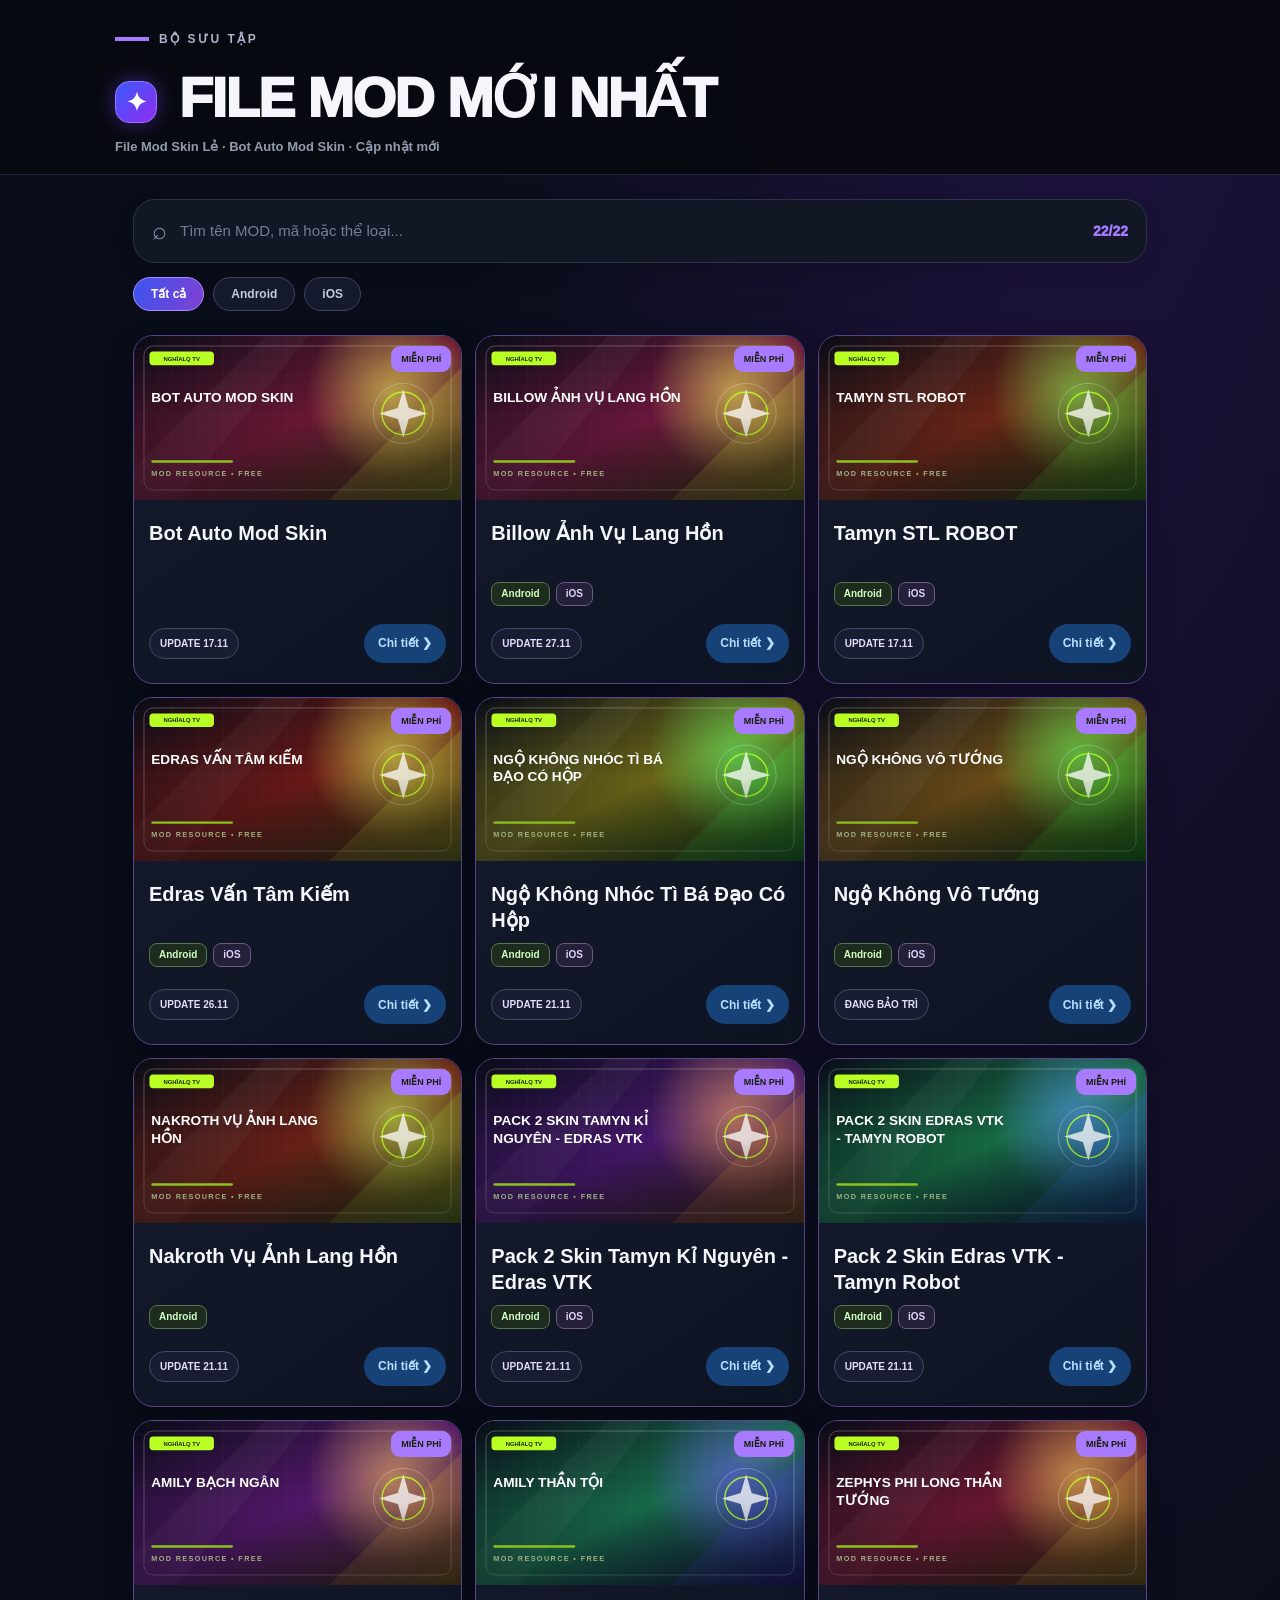
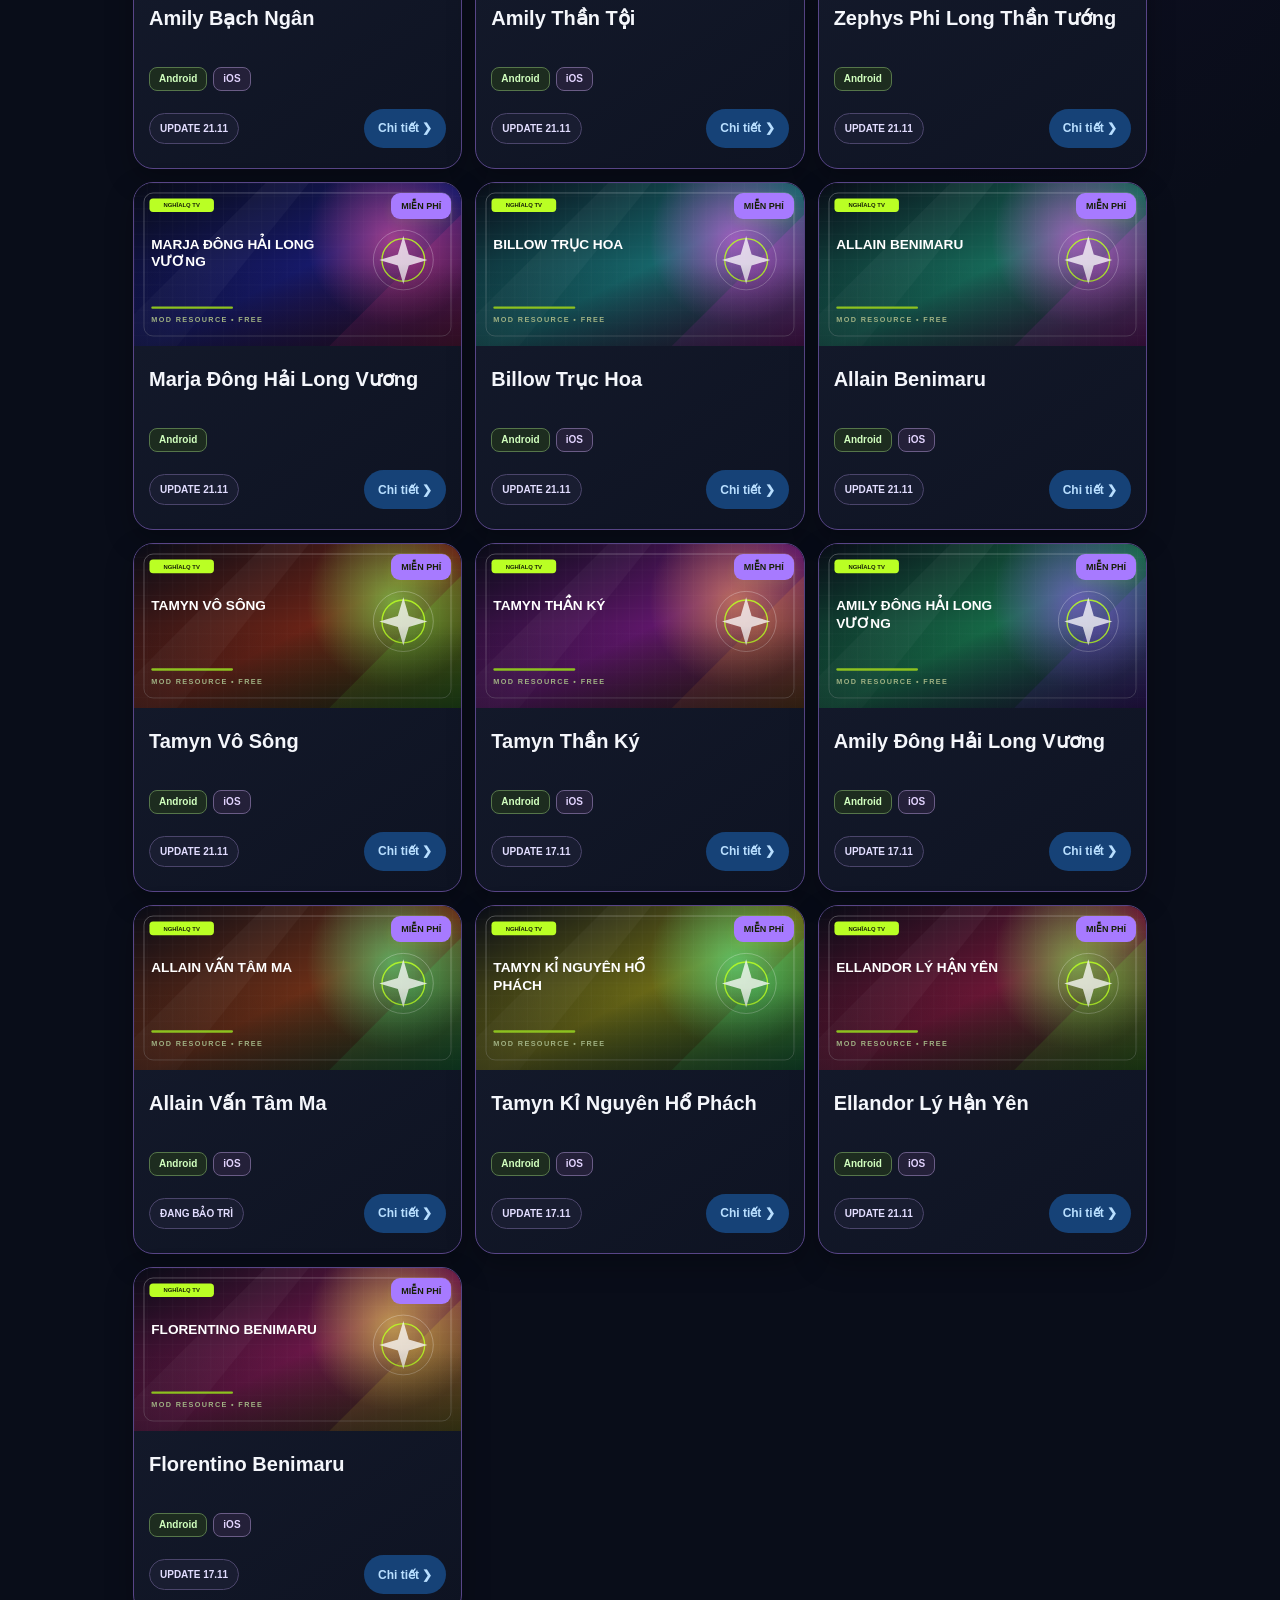
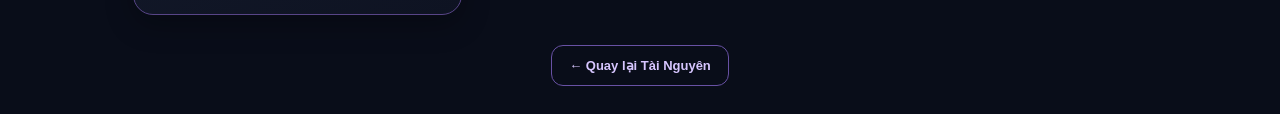
<file: file-le.html>
<!DOCTYPE html>
<html lang="vi">
<head>
  <meta charset="UTF-8">
  <meta name="viewport" content="width=device-width, initial-scale=1.0">
  <meta name="theme-color" content="#080b12">
  <title>File Mod Mới Nhất | NghĩaLQ TV</title>

  <style>
    :root {
      --bg: #080b12;
      --panel: #111725;
      --panel2: #171e2d;
      --border: #252e40;
      --lime: #baff24;
      --lime-dark: #182507;
      --text: #f4f6fb;
      --muted: #98a2b7;
    }

    * { box-sizing: border-box; }

    html { color-scheme: dark; }

    body {
      margin: 0;
      min-height: 100vh;
      color: var(--text);
      background:
        radial-gradient(ellipse at 50% 0%, #161326 0%, #090c15 48%, #070910 100%);
      font-family: Inter, "Arial", "Helvetica Neue", sans-serif;
    }

    .page-header {
      padding: 25px 18px 20px;
      border-bottom: 1px solid #202638;
      background: rgba(7, 9, 16, .92);
    }

    .header-inner,
    .toolbar,
    .file-grid {
      width: min(100%, 1050px);
      margin-inline: auto;
    }

    .eyebrow {
      display: flex;
      align-items: center;
      gap: 10px;
      margin-bottom: 25px;
      color: var(--muted);
      font-size: 12px;
      font-weight: 900;
      letter-spacing: 2.5px;
      text-transform: uppercase;
    }

    .eyebrow::before {
      content: "";
      display: block;
      width: 34px;
      height: 4px;
      flex: 0 0 34px;
      background: var(--lime);
    }

    h1 {
      margin: 0;
      max-width: 850px;
      color: #f5f6fb;
      font-family: Impact, "Arial Black", "Helvetica Neue", sans-serif;
      font-size: clamp(32px, 7vw, 56px);
      font-weight: 1000;
      letter-spacing: -1.7px;
      line-height: .98;
      text-transform: uppercase;
    }

    .subtitle {
      margin: 13px 0 0;
      color: #929caf;
      font-size: 13px;
      font-weight: 600;
    }

    .toolbar {
      padding: 0 18px;
      margin-top: 24px;
    }

    .search-wrap {
      display: flex;
      align-items: center;
      gap: 13px;
      min-height: 64px;
      padding: 0 18px;
      border: 1px solid #2a3347;
      border-radius: 22px;
      background: #111725;
      box-shadow: 0 8px 22px #0002;
    }

    .search-icon {
      color: #8994aa;
      font-size: 25px;
      line-height: 1;
    }

    #search {
      width: 100%;
      min-width: 0;
      padding: 0;
      border: 0;
      outline: none;
      color: var(--text);
      background: transparent;
      font: inherit;
      font-size: 15px;
    }

    #search::placeholder { color: #747f95; }

    #count {
      color: var(--lime);
      font-size: 14px;
      font-weight: 1000;
      white-space: nowrap;
    }

    .file-grid {
      display: grid;
      grid-template-columns: repeat(2, minmax(0, 1fr));
      gap: 16px;
      padding: 0 18px 30px;
      margin-top: 24px;
    }

    .file-card {
      min-width: 0;
      overflow: hidden;
      border: 1px solid #293247;
      border-radius: 24px;
      background: linear-gradient(180deg, #141b29 0%, #101624 100%);
      box-shadow: 0 9px 24px #0002;
      transition: border-color .18s ease, transform .18s ease;
    }

    .file-card:hover {
      transform: translateY(-2px);
      border-color: #baff2480;
    }

    /* Tỷ lệ bìa 2:1 theo ảnh mẫu */
    .cover {
      position: relative;
      width: 100%;
      aspect-ratio: 2 / 1;
      overflow: hidden;
      background: #171c2b;
      isolation: isolate;
    }

    .cover-image {
      position: absolute;
      inset: 0;
      display: block;
      width: 100%;
      height: 100%;
      object-fit: cover;
      object-position: center;
    }

    .cover::after {
      position: absolute;
      z-index: 1;
      inset: 50% 0 0;
      content: "";
      pointer-events: none;
      background: linear-gradient(180deg, transparent, rgba(7, 10, 17, .48));
    }

    .free-badge {
      position: absolute;
      z-index: 3;
      top: 10px;
      right: 10px;
      padding: 8px 10px;
      border-radius: 9px;
      color: #172006;
      background: var(--lime);
      box-shadow: 0 4px 12px #baff2418;
      font-size: 9px;
      font-weight: 900;
      white-space: nowrap;
    }

    .card-body { padding: 18px 19px 20px; }

    .item-label {
      display: none;
    }

    .file-title {
      min-height: 2.5em;
      margin: 0 0 13px;
      color: #f4f6fb;
      font-size: clamp(14px, 1.9vw, 17px);
      font-weight: 800;
      line-height: 1.3;
      text-transform: none;
      overflow-wrap: anywhere;
    }

    .card-footer {
      display: flex;
      align-items: flex-end;
      justify-content: space-between;
      gap: 10px;
    }

    .file-desc {
      max-width: 62%;
      min-width: 0;
      padding: 7px 9px;
      border: 1px solid #30394d;
      border-radius: 10px;
      color: #d7deeb;
      background: #0e1420;
      font-size: 9px;
      font-weight: 800;
      line-height: 1.3;
      overflow-wrap: anywhere;
      text-transform: uppercase;
    }

    .download-btn {
      display: inline-flex;
      flex: 0 0 auto;
      align-items: center;
      justify-content: center;
      gap: 6px;
      min-width: 82px;
      min-height: 42px;
      padding: 0 12px;
      border: 1px solid var(--lime);
      border-radius: 11px;
      color: var(--lime);
      background: transparent;
      box-shadow: none;
      font-size: 10px;
      font-weight: 900;
      letter-spacing: .2px;
      text-decoration: none;
      cursor: pointer;
      white-space: nowrap;
      transition: background .15s ease, color .15s ease;
    }

    .download-btn:hover {
      color: #172006;
      background: var(--lime);
    }

    .download-btn[aria-disabled="true"] {
      opacity: .6;
      cursor: not-allowed;
    }

    .download-arrow {
      font-size: 17px;
      line-height: .8;
    }

    .empty {
      grid-column: 1 / -1;
      padding: 38px 15px;
      border: 1px dashed #30394d;
      border-radius: 18px;
      color: var(--muted);
      text-align: center;
    }

    .back-link {
      display: block;
      width: fit-content;
      margin: 0 auto 28px;
      padding: 12px 17px;
      border: 1px solid #30394d;
      border-radius: 12px;
      color: var(--lime);
      text-decoration: none;
      font-size: 13px;
      font-weight: 800;
    }

    .back-link:hover { background: #baff2410; }

    @media (min-width: 760px) {
      .file-grid { grid-template-columns: repeat(3, minmax(0, 1fr)); }
      .page-header { padding-top: 32px; }
    }

    @media (max-width: 390px) {
      .page-header { padding: 22px 15px 18px; }
      .toolbar { padding-inline: 14px; margin-top: 20px; }
      .file-grid { gap: 11px; padding-inline: 12px; margin-top: 20px; }
      .file-card { border-radius: 20px; }
      .card-body { padding: 13px 12px 14px; }
      .file-title { font-size: 16px; margin-bottom: 13px; }
      .item-label { font-size: 10px; }
      .free-badge { top: 8px; right: 8px; padding: 7px 8px; font-size: 8px; }
      .file-desc { max-width: 56%; padding: 7px; font-size: 8px; }
      .download-btn { min-width: 70px; min-height: 38px; padding-inline: 9px; gap: 5px; font-size: 9px; border-radius: 9px; }
      .download-arrow { font-size: 15px; }
    }

    @media (prefers-reduced-motion: reduce) {
      *, *::before, *::after { transition: none !important; }
    }

    /* NGHIALQ TV — minimalist neon download cards */
    :root { --lime:#a77aff; --muted:#aab3ca; }
    body {background:radial-gradient(ellipse at 85% -10%,#211343 0%,transparent 42%),#090d19;}
    .file-grid {gap:13px;}
    .file-card {border:1px solid #584587;border-radius:20px;background:linear-gradient(145deg,#151b2d,#0e1322);box-shadow:0 10px 28px #0004;}
    .file-card:hover {border-color:#a77aff;box-shadow:0 0 24px #7748ff30;}
    .card-body {padding:20px 15px;display:flex;flex-direction:column;justify-content:space-between;min-height:155px;}
    .file-title {min-height:0;font-size:clamp(15px,2.1vw,20px);margin:0 0 20px;line-height:1.3;}
    .card-footer {align-items:center;flex-wrap:wrap;gap:10px;}
    .file-desc {max-width:100%;padding:8px 10px;border:1px solid #4b456b;border-radius:30px;background:#191d31;color:#e2ddff;font-size:10px;}
    .download-btn {min-width:82px;min-height:40px;border:1px solid #ae8cff;border-radius:12px;background:linear-gradient(110deg,#3d5bf5,#923cf3);color:#fff;box-shadow:0 0 14px #784bfa50;font-size:12px;}
    .download-btn:hover {background:linear-gradient(110deg,#624dff,#b447fa);color:#fff;}
    .back-link {border-color:#6851a4;color:#d7c6ff;}
    @media(max-width:390px){.file-grid{gap:10px}.card-body{padding:15px 11px;min-height:155px}.file-title{font-size:15px}.file-desc{font-size:9px;padding:7px}.download-btn{min-width:68px;min-height:37px;font-size:11px}}
    .section-logo{display:inline-grid;place-items:center;width:42px;height:42px;margin-right:8px;vertical-align:middle;border:1px solid #9a75ff;border-radius:14px;background:linear-gradient(135deg,#3a5afa,#922cf1);box-shadow:0 0 20px #8147ff66;color:#fff;font-family:Arial;font-size:25px;letter-spacing:0}
    /* V5: fixed card geometry regardless of title length */
    .file-grid{align-items:stretch;grid-auto-rows:1fr}
    .file-card{height:100%;display:flex;min-height:205px}
    .card-body{width:100%;height:100%;min-height:205px!important;display:flex;flex-direction:column;justify-content:initial!important;gap:14px}
    .file-title{margin:0!important;min-height:3.9em!important;line-height:1.3;display:-webkit-box;-webkit-line-clamp:3;-webkit-box-orient:vertical;overflow:hidden}
    .card-footer{margin-top:auto;display:flex;flex-direction:column;align-items:flex-start!important;gap:12px!important}
    .file-desc{max-width:100%;white-space:normal}
    .download-btn{align-self:flex-start;min-width:98px;justify-content:center}
    @media(min-width:650px){.card-footer{flex-direction:row;align-items:center!important}.file-title{min-height:2.6em!important}}
    /* Hiển thị ảnh bìa dán bằng URL; giữ thẻ đồng đều trên điện thoại */
    .file-card{display:flex;flex-direction:column;height:100%;min-height:0}
    .file-card .cover{flex:0 0 auto;aspect-ratio:2/1}
    .file-card .card-body{flex:1;min-height:190px!important;height:auto!important}
    @media(max-width:390px){.file-card .card-body{min-height:180px!important}}

    /* Bộ lọc và tùy chọn tải riêng Android / iOS cho từng file */
    .platform-filters{width:min(100%,1050px);margin:14px auto 0;padding:0 18px;display:flex;gap:9px;flex-wrap:wrap}
    .platform-filter{font:inherit;font-size:12px;font-weight:850;color:#c9c7db;background:#141a2c;border:1px solid #434062;border-radius:999px;padding:9px 17px;cursor:pointer;transition:all .16s}
    .platform-filter:hover,.platform-filter.active{background:linear-gradient(110deg,#3c54ee,#8040d3);border-color:#a88cff;color:white}
    .platform-chips{display:flex;flex-wrap:wrap;align-items:center;gap:6px;margin:-4px 0 4px}
    .platform-chip{display:inline-flex;align-items:center;gap:4px;padding:5px 9px;border-radius:8px;border:1px solid #545076;background:#1d2237;color:#e4ddff;font-size:10px;font-weight:800;line-height:1.2}
    .platform-chip.android{border-color:#56764a;background:#1d2c1f;color:#d1ffbe}
    .platform-chip.ios{border-color:#6a5c86;background:#242039;color:#e3d4ff}
    button.platform-chip{font:inherit;font-size:10px;font-weight:800;cursor:pointer;transition:transform .15s,box-shadow .15s}
    button.platform-chip:hover{transform:translateY(-1px)}
    .platform-chip.active{border-color:#bfa7ff;box-shadow:0 0 0 2px #8051ed80;color:#fff}
    .cover-os-tag{position:absolute;bottom:10px;right:10px;z-index:2;border:1px solid #ffffff75;background:#10152ad9;color:white;border-radius:8px;padding:5px 9px;font-size:10px;font-weight:900;letter-spacing:.3px}
    .file-card .platform-chips{margin-bottom:8px}
    .platform-actions{display:flex;flex-wrap:wrap;align-items:stretch;gap:8px;width:100%}
    .platform-actions .download-btn{flex:1 1 auto;min-width:0!important;padding:0 10px;min-height:40px}
    .card-footer{width:100%;align-items:flex-start!important}
    .file-card .card-body{min-height:215px!important;gap:10px}
    .file-desc:empty{display:none}
    [hidden]{display:none!important}
    @media(max-width:390px){.platform-filters{padding:0 12px}.platform-filter{padding:8px 13px}.platform-actions{gap:6px}.platform-actions .download-btn{font-size:10px;min-height:37px;padding-inline:6px}.file-card .card-body{min-height:235px!important}}

    /* Layout một ảnh chung + chi tiết với hai nút tải như mẫu */
    .file-card .cover{aspect-ratio:2/1}
    .file-card .card-body{min-height:175px!important}
    .file-card .card-footer{flex-direction:row;align-items:center!important;justify-content:space-between}
    .file-card .platform-chips{margin-top:auto}
    .file-card .platform-chip{pointer-events:none;cursor:default}
    .detail-btn{border:0;border-radius:24px;background:#164277;color:#b9dfff;min-height:39px;padding:0 14px;font:inherit;font-size:12px;font-weight:800;cursor:pointer;white-space:nowrap}
    .detail-btn:hover{background:#1e5ea8;color:#fff}
    .detail-layer{position:fixed;inset:0;z-index:9999;padding:24px 14px;display:flex;align-items:center;justify-content:center;background:rgba(3,6,14,.79);backdrop-filter:blur(8px);overflow-y:auto}
    .detail-dialog{position:relative;width:min(100%,570px);max-height:calc(100dvh - 44px);overflow-y:auto;border-radius:25px;border:1px solid #353345;background:#15151b;box-shadow:0 20px 80px #000b}
    .detail-image-wrap{position:relative;aspect-ratio:2/1;overflow:hidden;background:#161b28}
    .detail-image{width:100%;height:100%;object-fit:cover;display:block}
    .detail-close{position:absolute;z-index:2;right:14px;top:14px;width:44px;height:44px;border:0;border-radius:50%;background:#17191de8;color:#fff;font:inherit;font-size:25px;cursor:pointer}
    .detail-content{padding:26px 26px 29px}
    .detail-category{display:block;margin-bottom:12px;color:#a9a3b9;font-size:12px;text-transform:uppercase;letter-spacing:2px}
    .detail-title{font-size:clamp(23px,5vw,30px);line-height:1.2;margin:0 0 24px;overflow-wrap:anywhere}
    .detail-description{color:#bab9c2;line-height:1.6;min-height:1.6em;margin:0 0 23px}
    .detail-downloads{display:grid;gap:12px}
    .detail-download-btn{width:100%;min-height:57px;border:0;border-radius:14px;background:#1683ef;color:#fff;font:inherit;font-weight:800;font-size:16px;cursor:pointer;display:flex;align-items:center;justify-content:center;gap:12px}
    .detail-download-btn:hover{background:#0f70d0}
    .detail-download-btn:disabled{cursor:not-allowed;opacity:.45}
    .detail-note{font-size:12px;color:#999ba8;margin:22px 0 0}
    body.modal-open{overflow:hidden}
    @media(max-width:450px){.file-card .card-footer{gap:6px}.file-card .card-body{min-height:160px!important}.file-card .file-desc{font-size:9px}.detail-layer{padding:12px}.detail-dialog{max-height:calc(100dvh - 24px)}.detail-content{padding:20px 18px 23px}.detail-download-btn{min-height:54px}}
  </style>

  <!-- Giữ nguyên cổng quảng cáo tải xuống hiện tại -->
  <script src="tiktok_ads/config.js"></script>
  <script src="tiktok_ads/tiktok-gate.js"></script>
<link rel="stylesheet" href="gaming-loader.css">
</head>

<body>
  <header class="page-header">
    <div class="header-inner">
      <div class="eyebrow">Bộ sưu tập</div>
      <h1><span class="section-logo" aria-hidden="true">✦</span> File Mod Mới Nhất</h1>
      <p class="subtitle">File Mod Skin Lẻ · Bot Auto Mod Skin · Cập nhật mới</p>
    </div>
  </header>

  <section class="toolbar">
    <label class="search-wrap">
      <span class="search-icon" aria-hidden="true">⌕</span>
      <input id="search" type="search"
             placeholder="Tìm tên MOD, mã hoặc thể loại..."
             autocomplete="off" aria-label="Tìm file mod">
      <span id="count">0/0</span>
    </label>
  </section>

  <div class="platform-filters" role="group" aria-label="Lọc file theo nền tảng">
    <button type="button" class="platform-filter active" data-platform-filter="all" aria-pressed="true">Tất cả</button>
    <button type="button" class="platform-filter" data-platform-filter="android" aria-pressed="false">Android</button>
    <button type="button" class="platform-filter" data-platform-filter="ios" aria-pressed="false">iOS</button>
  </div>

  <main class="file-grid" id="list" aria-live="polite"></main>

  <a class="back-link" href="resources.html">← Quay lại Tài Nguyên</a>

  <div class="detail-layer" id="detail-layer" hidden>
    <section class="detail-dialog" role="dialog" aria-modal="true" aria-labelledby="detail-title">
      <div class="detail-image-wrap">
        <img class="detail-image" id="detail-image" alt="Ảnh bìa file">
        <button class="detail-close" id="detail-close" type="button" aria-label="Đóng">×</button>
      </div>
      <div class="detail-content">
        <span class="detail-category">NGHĨALQ TV · FILE MOD SKIN</span>
        <h2 class="detail-title" id="detail-title"></h2>
        <p class="detail-description" id="detail-description"></p>
        <div class="detail-downloads" id="detail-downloads"></div>
        <p class="detail-note">ⓘ Mở trang tải bên ngoài. Làm theo hướng dẫn trên trang để tải file.</p>
      </div>
    </section>
  </div>

  <script>
    /*
      Dữ liệu vẫn đọc từ data/file-le.json.
      Có lựa chọn Android/iOS cho từng file và bộ lọc nền tảng.
      Một ảnh chung (image) cho cả Android / iOS và hai link tải riêng.
      Trường link chung dùng dự phòng cho file cũ.
      Link lỗi sẽ tự chuyển sang ảnh SVG dự phòng.
    */
    let data = [];

    const list = document.getElementById("list");
    const searchInput = document.getElementById("search");
    const count = document.getElementById("count");
    const platformFilters = Array.from(document.querySelectorAll('[data-platform-filter]'));
    let selectedPlatform = 'all';
    const layer = document.getElementById('detail-layer');
    const detailImage = document.getElementById('detail-image');
    const detailTitle = document.getElementById('detail-title');
    const detailDesc = document.getElementById('detail-description');
    const detailDownloads = document.getElementById('detail-downloads');
    const closeBtn = document.getElementById('detail-close');
    let lastFocusedElement = null;
    function closeDetail() {
      layer.hidden = true;
      document.body.classList.remove('modal-open');
      if (lastFocusedElement) lastFocusedElement.focus();
    }
    closeBtn.addEventListener('click', closeDetail);
    layer.addEventListener('click', e => { if (e.target === layer) closeDetail(); });
    document.addEventListener('keydown', e => {
      if (layer.hidden) return;
      if (e.key === 'Escape') closeDetail();
      if (e.key === 'Tab') {
        const focusable = Array.from(layer.querySelectorAll('button:not(:disabled)'));
        if (!focusable.length) return;
        const first = focusable[0], last = focusable[focusable.length - 1];
        if (e.shiftKey && document.activeElement === first) { e.preventDefault(); last.focus(); }
        else if (!e.shiftKey && document.activeElement === last) { e.preventDefault(); first.focus(); }
      }
    });
    function openDetail(item) {
      lastFocusedElement = document.activeElement;
      const image = getCoverLink(item);
      const fallback = makeCover(item);
      detailImage.onerror = () => { if (detailImage.src !== fallback) detailImage.src = fallback; };
      detailImage.src = image || fallback;
      detailImage.alt = 'Ảnh bìa chung ' + (item.name || 'File Mod');
      detailTitle.textContent = item.name || 'File Mod';
      detailDesc.textContent = item.desc || 'File mod tải miễn phí cho nền tảng tương ứng.';
      detailDownloads.replaceChildren();
      const platforms = getPlatforms(item);
      (platforms.length ? platforms : ['']).forEach(platform => {
        const link = getDownloadLink(item, platform);
        const button = document.createElement('button');
        button.type = 'button';
        button.className = 'detail-download-btn';
        button.textContent = platform === 'android' ? '↓  Tải cho Android  →' : platform === 'ios' ? '↓  Tải cho iOS  →' : '↓  Tải file  →';
        if (!link || link === '#') { button.disabled = true; button.title='Chưa có link tải'; }
        button.addEventListener('click', () => downloadFile(link));
        detailDownloads.append(button);
      });
      layer.hidden = false;
      document.body.classList.add('modal-open');
      closeBtn.focus();
    }

    // Platforms are explicit per file. Older data with no field stays compatible.
    function getPlatforms(item) {
      // Link tải riêng trong data/file-le.json tự bật nút Android/iOS tương ứng.
      const result = Array.isArray(item.platforms)
        ? item.platforms.filter(v => v === 'android' || v === 'ios')
        : [];
      if (String(item.linkAndroid || '').trim() && !result.includes('android')) result.push('android');
      if (String(item.linkIos || '').trim() && !result.includes('ios')) result.push('ios');
      if (result.length) return ['android', 'ios'].filter(v => result.includes(v));
      if (Array.isArray(item.platforms)) return [];
      const desc = String(item.desc || '').toLowerCase();
      return ['android', 'ios'].filter(v => new RegExp('\\b' + v + '\\b').test(desc));
    }
    function getCoverLink(item) {
      // Ưu tiên một ảnh chung. Dữ liệu cũ có imageAndroid/imageIos vẫn xem được.
      const candidate = item.image || item.imageAndroid || item.imageIos || '';
      return isCustomCover(candidate) ? candidate.trim() : '';
    }
    function getDownloadLink(item, platform) {
      const specific = platform === 'android' ? item.linkAndroid : platform === 'ios' ? item.linkIos : '';
      return String(specific || item.link || '').trim();
    }
    function downloadFile(url) {
      if (!url || url === '#') { alert('File này chưa có link tải!'); return; }
      if (typeof tiktokAdGate === 'function') tiktokAdGate(url);
      else window.open(url, '_blank', 'noopener');
    }
    platformFilters.forEach(btn => btn.addEventListener('click', () => {
      selectedPlatform = btn.dataset.platformFilter;
      platformFilters.forEach(other => {
        const active = other === btn;
        other.classList.toggle('active', active);
        other.setAttribute('aria-pressed', String(active));
      });
      renderList();
    }));

    function escapeSvg(value) {
      return String(value || "")
        .replace(/&/g, "&amp;")
        .replace(/</g, "&lt;")
        .replace(/>/g, "&gt;")
        .replace(/"/g, "&quot;")
        .replace(/'/g, "&apos;");
    }

    function wrapTitle(name, maxChars = 22, maxLines = 3) {
      const words = String(name || "MOD SKIN")
        .toLocaleUpperCase("vi")
        .trim()
        .split(/\s+/);
      const lines = [];
      let line = "";

      for (const word of words) {
        const candidate = line ? line + " " + word : word;
        if (candidate.length > maxChars && line) {
          lines.push(line);
          line = word;
        } else {
          line = candidate;
        }
      }

      if (line) lines.push(line);
      if (lines.length > maxLines) {
        lines.length = maxLines;
        lines[maxLines - 1] = lines[maxLines - 1].slice(0, maxChars - 3) + "...";
      }
      return lines;
    }

    function makeCover(item, index) {
      const name = String(item.name || "MOD SKIN");
      let hash = 0;
      for (let i = 0; i < name.length; i++) {
        hash = (hash * 31 + name.charCodeAt(i)) >>> 0;
      }

      const hue = hash % 360;
      const hue2 = (hue + 65 + (hash % 70)) % 360;
      const lines = wrapTitle(name);
      const titleSvg = lines.map((line, lineIndex) =>
        `<text x="38" y="${145 + lineIndex * 39}"
          font-family="Arial, sans-serif" font-size="30"
          font-weight="900" fill="#fff">${escapeSvg(line)}</text>`
      ).join("");

      const svg = `
        <svg xmlns="http://www.w3.org/2000/svg" width="720" height="360" viewBox="0 0 720 360">
          <defs>
            <linearGradient id="bg" x1="0" y1="0" x2="1" y2="1">
              <stop offset="0" stop-color="#080b16"/>
              <stop offset=".52" stop-color="hsl(${hue} 65% 25%)"/>
              <stop offset="1" stop-color="hsl(${hue2} 70% 12%)"/>
            </linearGradient>
            <radialGradient id="glow">
              <stop offset="0" stop-color="hsl(${hue2} 100% 68%)" stop-opacity=".8"/>
              <stop offset="1" stop-color="hsl(${hue2} 100% 68%)" stop-opacity="0"/>
            </radialGradient>
            <pattern id="grid" width="28" height="28" patternUnits="userSpaceOnUse">
              <path d="M28 0H0V28" fill="none" stroke="#fff" stroke-opacity=".08"/>
            </pattern>
          </defs>
          <rect width="720" height="360" fill="url(#bg)"/>
          <rect width="720" height="360" fill="url(#grid)"/>
          <circle cx="570" cy="125" r="190" fill="url(#glow)" opacity=".72"/>
          <path d="M430 360 720 70V360Z" fill="hsl(${hue2} 95% 60%)" opacity=".15"/>
          <path d="M0 290 290 0H385L95 360H0Z" fill="#fff" opacity=".035"/>
          <rect x="22" y="22" width="676" height="316" rx="20" fill="none" stroke="#fff" stroke-opacity=".28" stroke-width="2"/>
          <rect x="34" y="34" width="142" height="30" rx="8" fill="#baff24"/>
          <text x="105" y="54" text-anchor="middle" font-family="Arial,sans-serif" font-size="13" font-weight="900" fill="#172006">NGHĨALQ TV</text>
          <text x="680" y="55" text-anchor="end" font-family="Arial,sans-serif" font-size="16" font-weight="800" fill="#fff">MOD SKIN</text>
          <g transform="translate(525 102)" opacity=".85">
            <circle cx="68" cy="68" r="66" fill="none" stroke="#fff" stroke-opacity=".34" stroke-width="2"/>
            <circle cx="68" cy="68" r="47" fill="none" stroke="#baff24" stroke-width="3"/>
            <path d="M68 15 80 56 121 68 80 80 68 121 56 80 15 68 56 56Z" fill="#fff" opacity=".88"/>
          </g>
          ${titleSvg}
          <rect x="38" y="273" width="180" height="5" rx="2.5" fill="#baff24"/>
          <text x="38" y="307" font-family="Arial,sans-serif" font-size="16" font-weight="700" fill="#e7ffb8" letter-spacing="3">MOD RESOURCE • FREE</text>
        </svg>`;
      return "data:image/svg+xml;charset=UTF-8," + encodeURIComponent(svg);
    }

    // Hỗ trợ dán URL ảnh trực tiếp; vẫn nhận đường dẫn assets/ cũ.
    function isCustomCover(path) {
      if (typeof path !== 'string' || !path.trim()) return false;
      const value = path.trim();
      if (/^https?:\/\//i.test(value)) return true;
      return /^(?:\.\/)?assets\/[^<>"\x27`\\?#]+$/iu.test(value) && !value.includes('..');
    }

    function renderList() {
      const query = searchInput.value.trim().toLocaleLowerCase("vi");
      const filtered = data
        .map((item, originalIndex) => ({ item, originalIndex }))
        .filter(({ item, originalIndex }) => {
          const searchable = `${item.name || ""} ${item.desc || ""} ${item.link || ""} ${originalIndex + 1}`
            .toLocaleLowerCase("vi");
          return searchable.includes(query) &&
            (selectedPlatform === 'all' || getPlatforms(item).includes(selectedPlatform));
        });

      list.replaceChildren();
      count.textContent = `${filtered.length}/${data.length}`;

      if (!filtered.length) {
        const empty = document.createElement("div");
        empty.className = "empty";
        empty.textContent = "Không tìm thấy file phù hợp. Hãy thử từ khóa khác nhé.";
        list.appendChild(empty);
        return;
      }

      filtered.forEach(({ item, originalIndex }) => {
        const card = document.createElement("article");
        card.className = "file-card";
        const platforms = getPlatforms(item);
        const number = String(originalIndex + 1).padStart(3, "0");

        card.innerHTML = `
          <div class="cover">
            <img class="cover-image" alt="" loading="lazy">
            <span class="free-badge">MIỄN PHÍ</span>
          </div>
          <div class="card-body">
            <h2 class="file-title"></h2>
            <div class="platform-chips" aria-label="Nền tảng hỗ trợ"></div>
            <div class="card-footer">
              <span class="file-desc"></span>
              <button class="detail-btn" type="button">Chi tiết ❯</button>
            </div>
          </div>
        `;

        const cover = card.querySelector('.cover-image');
        const fallback = makeCover(item, originalIndex);
        const image = getCoverLink(item);
        cover.addEventListener('error', () => { if (cover.src !== fallback) cover.src = fallback; });
        cover.alt = 'Ảnh bìa chung ' + (item.name || 'File Mod');
        cover.src = image || fallback;
        card.querySelector('.file-title').textContent = item.name || 'File Mod';
        const chips = card.querySelector('.platform-chips');
        platforms.forEach(platform => {
          const chip = document.createElement('span');
          chip.className = 'platform-chip ' + platform;
          chip.textContent = platform === 'android' ? 'Android' : 'iOS';
          chips.append(chip);
        });
        if (!platforms.length) chips.hidden = true;
        const detailBtn = card.querySelector('.detail-btn');
        detailBtn.addEventListener('click', () => openDetail(item));
        cover.parentElement.addEventListener('click', () => openDetail(item));
        cover.parentElement.style.cursor = 'pointer';
        // Do not incorrectly label unclassified files as Android/iOS.
        const description = String(item.desc || '');
        const descOnlyPlatform = /^(?:android|ios|iphone|ipad)(?:\s*[-/|,&+]\s*(?:android|ios|iphone|ipad))*$/i.test(description.trim());
        const desc = card.querySelector('.file-desc');
        desc.textContent = descOnlyPlatform ? '' : description;
        if (!desc.textContent) desc.hidden = true;

        list.appendChild(card);
      });
    }

    searchInput.addEventListener("input", renderList);

    fetch("data/file-le.json?v=" + Date.now(), { cache: "no-store" })
      .then((response) => {
        if (!response.ok) throw new Error("HTTP " + response.status);
        return response.json();
      })
      .then((items) => {
        if (!Array.isArray(items)) throw new Error("Dữ liệu JSON không hợp lệ");
        data = items;
        renderList();
      })
      .catch((error) => {
        console.error("Không tải được data/file-le.json:", error);
        list.innerHTML = '<div class="empty">Không tải được dữ liệu file. Hãy kiểm tra data/file-le.json.</div>';
        count.textContent = "0/0";
      });
  </script>

</body>
</html>
</file>
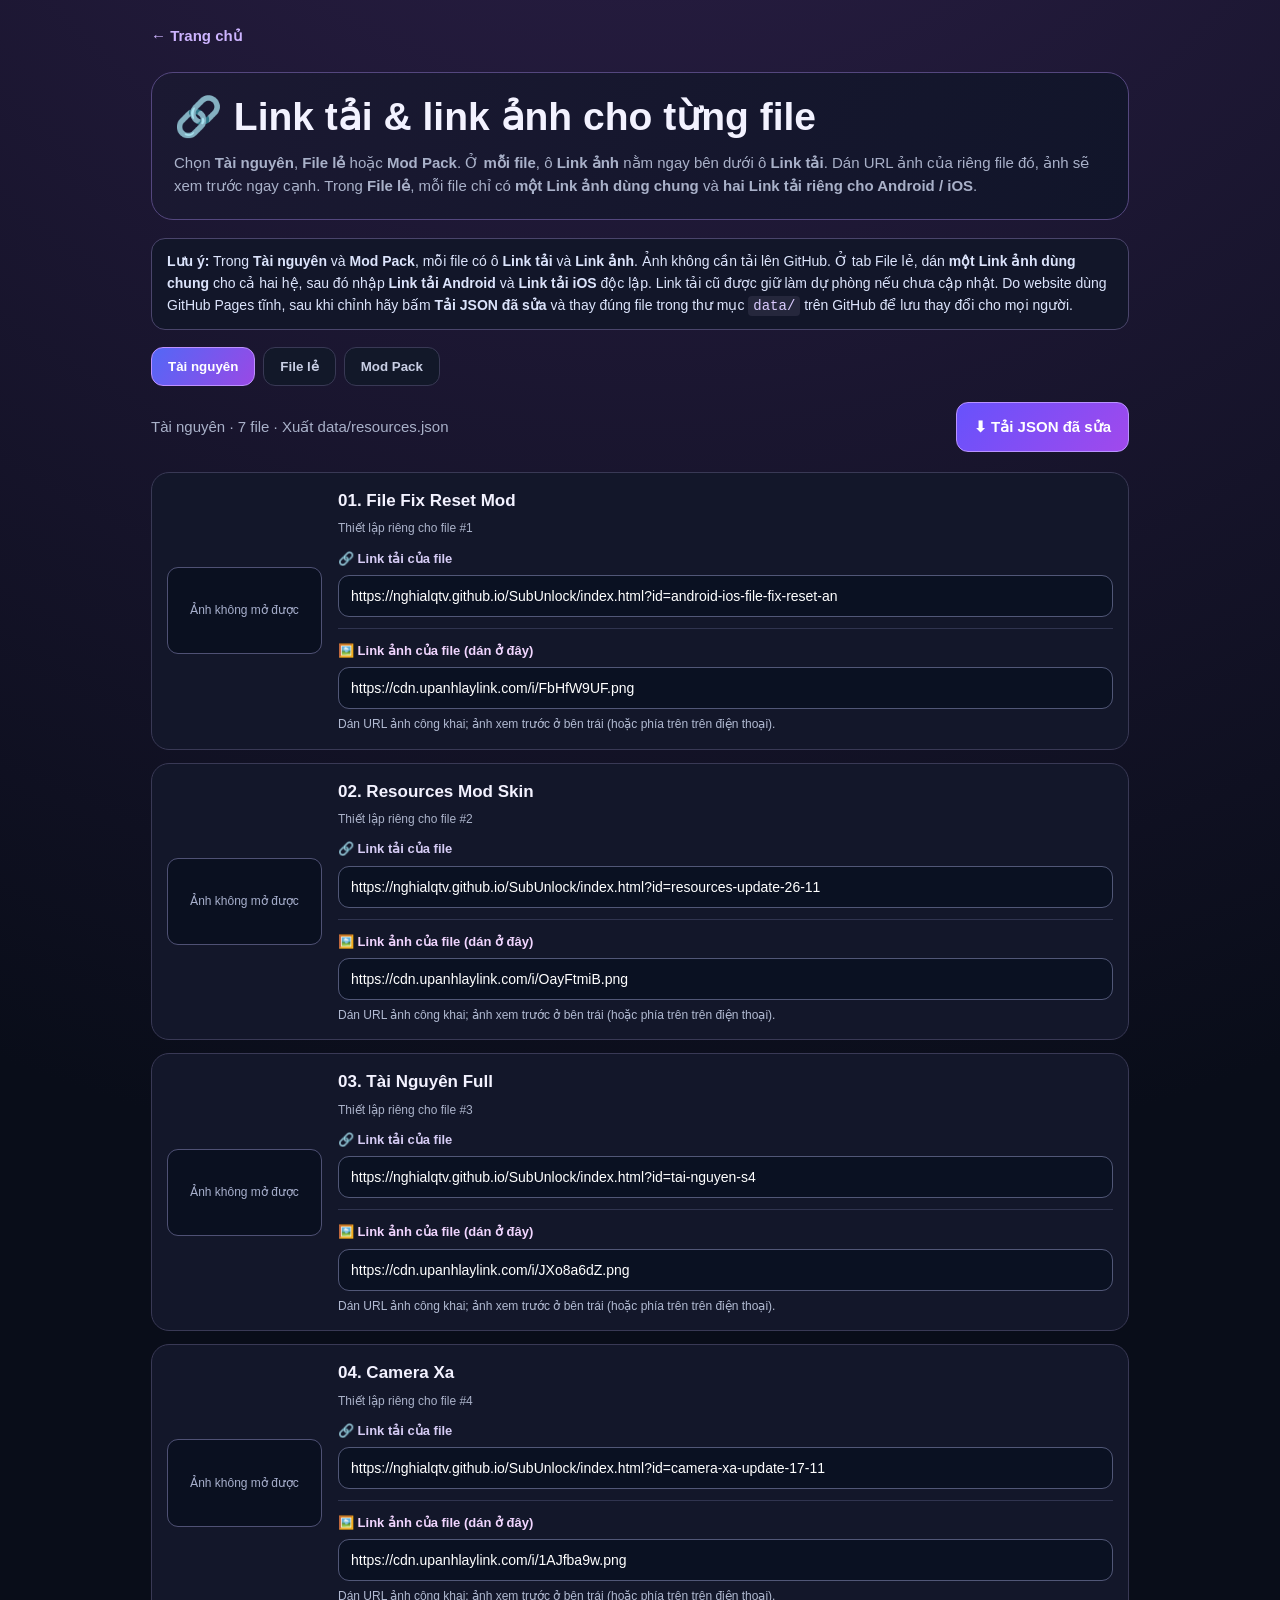
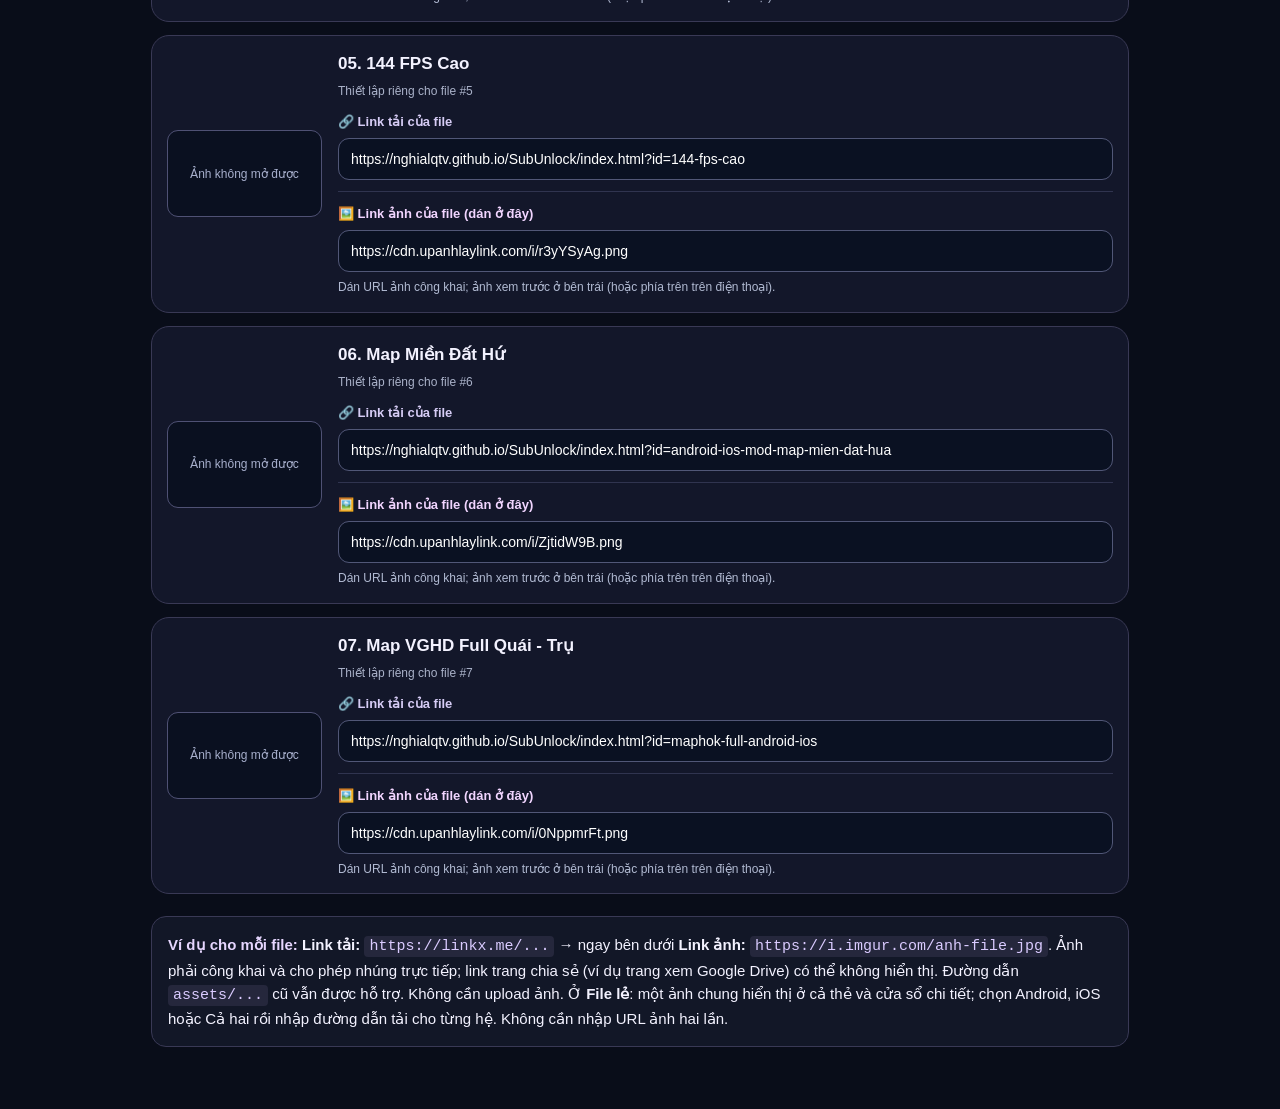
<file: quan-ly-anh.html>
<!doctype html>
<html lang="vi">
<head>
<meta charset="utf-8">
<meta name="viewport" content="width=device-width, initial-scale=1">
<meta name="color-scheme" content="dark">
<title>Quản lý Link tải & Link ảnh | NghĩaLQ TV</title>
<style>
:root{color-scheme:dark;--border:#393955;--muted:#a9b1c9;--panel:#13172a;--accent:#ad80ff}
*{box-sizing:border-box}body{margin:0;background:radial-gradient(circle at 50% -20%,#30214d,#090d19 52%);font:15px/1.55 Arial,sans-serif;color:#f3f2ff}
main{max-width:1010px;margin:auto;padding:24px 16px 65px}
h1{font-size:clamp(25px,5vw,39px);line-height:1.12;margin:0 0 12px}h2{font-size:18px;margin:0}p{color:var(--muted)}
.back{display:inline-block;color:#cdb4ff;margin-bottom:25px;text-decoration:none;font-weight:750}
.intro{border:1px solid #54477e;border-radius:22px;background:linear-gradient(120deg,#1b1932,#11152a);padding:22px;margin-bottom:18px}
.intro p{margin:7px 0 0}.info{padding:12px 15px;border:1px solid #4a456b;border-radius:14px;background:#121629;color:#dce4fc;margin:17px 0;font-size:14px}
.tabs{display:flex;gap:8px;flex-wrap:wrap;margin:16px 0}.tab{border:1px solid var(--border);background:#121829;color:#c9cfe5;border-radius:12px;padding:11px 16px;font-weight:800;cursor:pointer}.tab[aria-selected=true]{color:white;background:linear-gradient(125deg,#5367f6,#9949e5);border-color:#be91ff}
.tools{display:flex;justify-content:space-between;align-items:center;gap:12px;flex-wrap:wrap;margin:14px 0 20px}.tools p{margin:0}.btn{background:linear-gradient(130deg,#6752fc,#a149ec);color:#fff;border:1px solid #b893ff;padding:12px 17px;border-radius:12px;font:inherit;font-weight:800;cursor:pointer}.btn:hover{filter:brightness(1.12)}.btn:disabled{opacity:.5;cursor:not-allowed}
.items{display:grid;gap:13px}.item{display:grid;grid-template-columns:155px minmax(0,1fr);gap:16px;padding:15px;background:var(--panel);border:1px solid var(--border);border-radius:18px;align-items:center}
.img-wrap{width:100%;aspect-ratio:16/9;border:1px solid #4f5174;border-radius:11px;background:#0a1020;overflow:hidden;display:grid;place-items:center;color:#a7afcc;text-align:center;font-size:12px}.img-wrap img{width:100%;height:100%;object-fit:cover}.item-title{font-size:17px;font-weight:800;margin-bottom:5px;overflow-wrap:anywhere}.file-path{font-size:12px;color:#aab2c9;margin-bottom:9px}
label{display:block;font-size:13px;font-weight:800;color:#d6ccf5;margin-bottom:6px}.field{margin:11px 0 0}.field label{display:flex;align-items:center;gap:6px}.field-image{padding-top:12px;border-top:1px solid #30344f}.field-image label{color:#f1d5ff}.platform-panel{border:1px solid #3f4a6c;border-radius:13px;padding:12px;margin-top:14px;background:#111b30}.platform-panel label{color:#c9eaff}.platform-panel select{cursor:pointer}.platform-specific{display:grid;grid-template-columns:repeat(2,minmax(0,1fr));gap:10px}.platform-specific .field{margin-top:12px}.os-group{border:1px solid #475171;background:#0e1428;border-radius:14px;padding:12px;min-width:0}.os-group h3{font-size:14px;letter-spacing:.3px;margin:0 0 9px;color:#ece7ff}.os-preview{width:100%;aspect-ratio:16/9;border:1px solid #515976;background:#090f21;border-radius:10px;display:grid;place-items:center;color:#a3acc4;font-size:12px;text-align:center;overflow:hidden;margin-top:10px}.os-preview img{width:100%;height:100%;object-fit:cover}.platform-panel .os-group label{color:#d8dbff}@media(max-width:620px){.platform-specific{grid-template-columns:1fr}}input,select{display:block;width:100%;min-width:0;border:1px solid #515777;border-radius:11px;background:#0a1122;color:white;padding:12px;font:14px Arial,sans-serif;outline:0}input:focus,select:focus{border-color:var(--accent);box-shadow:0 0 0 3px #9b76ff20}input.invalid{border-color:#f67e94}.hint{font-size:12px;margin-top:6px;color:#b1bad2}.bad{color:#ff8fa9}
.bottom{margin-top:22px;padding:16px;border:1px solid #393955;background:#121727;border-radius:15px}.bottom strong{color:#e6d6ff}code{background:#25273c;border-radius:4px;padding:2px 5px;color:#dacbff}
[hidden]{display:none!important}.toast{position:fixed;bottom:20px;right:18px;max-width:90%;background:#332654;padding:12px 17px;border:1px solid #a680ed;border-radius:12px;box-shadow:0 10px 30px #0009;display:none;z-index:20}
@media(max-width:620px){.item{grid-template-columns:1fr}.img-wrap{max-width:100%;aspect-ratio:2/1}.intro{padding:17px}.tab{flex:1;padding:10px 12px}}
</style>
</head>
<body><main>
<a class="back" href="index.html">← Trang chủ</a>
<section class="intro"><h1>🔗 Link tải &amp; link ảnh cho từng file</h1><p>Chọn <b>Tài nguyên</b>, <b>File lẻ</b> hoặc <b>Mod Pack</b>. Ở <b>mỗi file</b>, ô <b>Link ảnh</b> nằm ngay bên dưới ô <b>Link tải</b>. Dán URL ảnh của riêng file đó, ảnh sẽ xem trước ngay cạnh. Trong <b>File lẻ</b>, mỗi file chỉ có <b>một Link ảnh dùng chung</b> và <b>hai Link tải riêng cho Android / iOS</b>.</p></section>
<div class="info"><b>Lưu ý:</b> Trong <b>Tài nguyên</b> và <b>Mod Pack</b>, mỗi file có ô <b>Link tải</b> và <b>Link ảnh</b>. Ảnh không cần tải lên GitHub. Ở tab File lẻ, dán <b>một Link ảnh dùng chung</b> cho cả hai hệ, sau đó nhập <b>Link tải Android</b> và <b>Link tải iOS</b> độc lập. Link tải cũ được giữ làm dự phòng nếu chưa cập nhật. Do website dùng GitHub Pages tĩnh, sau khi chỉnh hãy bấm <b>Tải JSON đã sửa</b> và thay đúng file trong thư mục <code>data/</code> trên GitHub để lưu thay đổi cho mọi người.</div>
<nav class="tabs" role="tablist" aria-label="Nhóm dữ liệu">
<button type="button" class="tab" data-key="resources" role="tab" aria-selected="true">Tài nguyên</button>
<button type="button" class="tab" data-key="file-le" role="tab" aria-selected="false">File lẻ</button>
<button type="button" class="tab" data-key="modpacks" role="tab" aria-selected="false">Mod Pack</button>
</nav>
<div class="tools"><p id="status" aria-live="polite">Đang mở dữ liệu…</p><button type="button" id="download" class="btn">⬇ Tải JSON đã sửa</button></div>
<section id="items" class="items" aria-label="Dán liên kết ảnh"></section>
<div class="bottom"><strong>Ví dụ cho mỗi file:</strong> <b>Link tải:</b> <code>https://linkx.me/...</code> → ngay bên dưới <b>Link ảnh:</b> <code>https://i.imgur.com/anh-file.jpg</code>. Ảnh phải công khai và cho phép nhúng trực tiếp; link trang chia sẻ (ví dụ trang xem Google Drive) có thể không hiển thị. Đường dẫn <code>assets/...</code> cũ vẫn được hỗ trợ. Không cần upload ảnh. Ở <b>File lẻ</b>: một ảnh chung hiển thị ở cả thẻ và cửa sổ chi tiết; chọn Android, iOS hoặc Cả hai rồi nhập đường dẫn tải cho từng hệ. Không cần nhập URL ảnh hai lần.</div>
<div id="toast" class="toast" role="status"></div>
</main>
<script>
// Dữ liệu dự phòng khi mở file HTML trên máy (file://).
const backupData = {"resources":[{"name":"Resources Mod Skin","version":"Cập Nhật 4/11","icon":"assets/icons/resources.png","link":"https://linkx.me/Ws2v2xl","image":"assets/icons/resources.png"},{"name":"Tài Nguyên Full","version":"Cập Nhật 30/10","icon":"assets/icons/resources.png","link":"https://linkx.me/2hpr","image":"assets/icons/resources.png"},{"name":"Camera Xa","version":"Cập Nhật 30/10","icon":"assets/icons/resources.png","link":"https://linkx.me/E485U","image":"assets/icons/resources.png"},{"name":"120 FPS Cao","version":"Cập Nhật 30/10","icon":"assets/icons/resources.png","link":"https://linkx.me/BhrDz","image":"assets/icons/resources.png"},{"name":"Map VGHD","version":"Android / IOS","icon":"assets/icons/resources.png","link":"https://linkx.me/bSOTW","image":"assets/icons/resources.png"},{"name":"Map VGHD Full Quái - Trụ","version":"Android","icon":"assets/icons/resources.png","link":"https://linkx.me/X1zdiH","image":"assets/icons/resources.png"}],"file-le":[{"name":"Bot Auto Mod Skin","desc":"Mod Pack - Mod Lẻ Free","link":"https://t.me/ModSkinNghiaTVBot","image":"assets/icons/bot-tele.png","platforms":[],"linkAndroid":"","linkIos":""},{"name":"Nakroth Thứ Nguyên Vệ Thần","desc":"Android - IOS","link":"https://linkx.me/sYlLM1J","image":"assets/covers/Nakroth Vệ thần.png","platforms":["android","ios"],"linkAndroid":"","linkIos":""},{"name":"Nakroth Bạch Diện Chiến Thương","desc":"Nút Bấm - Thông Báo Hạ","link":"https://linkx.me/ycZGUQ","image":"assets/covers/nakroth bạch diện.png","platforms":[],"linkAndroid":"","linkIos":""},{"name":"Billow Okarun","desc":"Nút Bấm - Thông Báo Hạ","link":"https://linkx.me/peS6ebj","image":"assets/covers/billow Okarun.png","platforms":[],"linkAndroid":"","linkIos":""},{"name":"Hayate Thứ Nguyên Vệ Thần","desc":"Nút Bấm - Thông Báo Hạ","link":"https://linkx.me/PIWHZ5Jz","image":"assets/covers/hayate TNVT.png","platforms":[],"linkAndroid":"","linkIos":""},{"name":"Zephys Phi Long Thần Tướng","desc":"Android - IOS","link":"https://linkx.me/ikx7gFF","image":"assets/covers/tachi.png","platforms":["android","ios"],"linkAndroid":"","linkIos":""},{"name":"Marja Đông Hải Long Vương","desc":"Android - IOS","link":"https://linkx.me/hmJO","image":"assets/covers/marja.png","platforms":["android","ios"],"linkAndroid":"","linkIos":""},{"name":"Billow Ảnh Vụ Lang Hồn","desc":"Android","link":"https://linkx.me/vuuH45","image":"assets/covers/billow Lang hồn.png","platforms":["android"],"linkAndroid":"","linkIos":""},{"name":"Billow Trục Hoa","desc":"Android","link":"https://linkx.me/oY96","image":"assets/covers/billow tjrục hoa.png","platforms":["android"],"linkAndroid":"","linkIos":""},{"name":"Allain Benimaru","desc":"Android","link":"https://linkx.me/mZvYOh8q","image":"assets/covers/allain.png","platforms":["android"],"linkAndroid":"","linkIos":""},{"name":"Tamyn Vô Sông","desc":"Android - IOS","link":"https://linkx.me/F6Y86Z5k","image":"assets/covers/tamyn vô sông.png","platforms":["android","ios"],"linkAndroid":"","linkIos":""},{"name":"Tamyn Thần Ký","desc":"Android - IOS","link":"https://linkx.me/icTd","image":"assets/covers/tamyn thầnky.png","platforms":["android","ios"],"linkAndroid":"","linkIos":""},{"name":"Amily Đông Hải Long Vương","desc":"Android - IOS","link":"https://linkx.me/6JzasA6","image":"assets/covers/amily.png","platforms":["android","ios"],"linkAndroid":"","linkIos":""},{"name":"Allain Vấn Tâm Ma","desc":"Android - IOS","link":"https://linkx.me/pkkLehzQ","image":"assets/covers/tachi.png","platforms":["android","ios"],"linkAndroid":"","linkIos":""},{"name":"Tamyn Kỉ Nguyên Hổ Phách","desc":"Android - IOS","link":"https://linkx.me/hUnlzh","image":"assets/covers/tamynkinguyen.png","platforms":["android","ios"],"linkAndroid":"","linkIos":""},{"name":"Edras Vấn Tâm Kiếm","desc":"Android - IOS","link":"https://linkx.me/HPJLTxQo","image":"assets/covers/edrasy.png","platforms":["android","ios"],"linkAndroid":"","linkIos":""},{"name":"Bolt Baron Veldora Tempest","desc":"Android - IOS","link":"https://linkx.me/QKnsO2A","image":"assets/covers/barontempest.png","platforms":["android","ios"],"linkAndroid":"","linkIos":""},{"name":"Tachi Benimaru","desc":"Android - IOS","link":"https://linkx.me/j0mn","image":"assets/covers/tachi.png","platforms":["android","ios"],"linkAndroid":"","linkIos":""},{"name":"Nakroth Thiên Lãng Thuỷ Trần","desc":"Android - IOS","link":"https://linkx.me/0myhIS","image":"assets/covers/nakroth.png","platforms":["android","ios"],"linkAndroid":"","linkIos":""}],"modpacks":[{"name":"Mod Pack 10 Skin Ver2","desc":"Full Nút - TBH Không Trùng • HD+ ","image":"assets/modpacks/ver2.png","link":"https://nghialqtv.github.io/SubUnlock/?id=mod10skinv2","tag":"ANDROID - IOS","downloads":119},{"name":"Mod Pack 60 Skin Ver1","desc":"Full Nút - TBH Không Trùng • HD+ ","image":"assets/modpacks/ver1.png","link":"https://nghialqtv.github.io/SubUnlock/?id=mod60skinv1","tag":"ANDROID - IOS","downloads":1289}]};
const config = {
  'resources': {label:'Tài nguyên', path:'data/resources.json'},
  'file-le': {label:'File lẻ', path:'data/file-le.json'},
  'modpacks': {label:'Mod Pack', path:'data/modpacks.json'}
};
const data = {};
let current = 'resources';
const itemsEl = document.getElementById('items');
const statusEl = document.getElementById('status');
const buttons = Array.from(document.querySelectorAll('.tab'));
const saveBtn = document.getElementById('download');
function safeImage(value) {
  const url = String(value || '').trim();
  if (/^https?:\/\//i.test(url)) return url;
  if (/^(?:\.\/)?assets\/[^<>"\x27`\\?#]+$/iu.test(url) && !url.includes('..')) return url;
  return '';
}
function notify(message) {
  const node = document.getElementById('toast');
  node.textContent = message;
  node.style.display = 'block';
  clearTimeout(notify.timeout);
  notify.timeout = setTimeout(() => { node.style.display = 'none'; }, 3700);
}
function setPreview(img, fallbackLabel, url) {
  const parent = img.parentElement;
  const safe = safeImage(url);
  parent.textContent = '';
  if (!safe) { parent.textContent = fallbackLabel; return; }
  const element = document.createElement('img');
  element.alt = 'Xem trước ảnh';
  element.loading = 'lazy';
  element.onerror = () => { parent.textContent = 'Ảnh không mở được'; };
  element.src = safe;
  parent.append(element);
}
function validDownload(value) {
  const link = String(value || '').trim();
  if (!link) return true;
  if (/^https?:\/\//i.test(link)) {
    try { const u = new URL(link); return !!u.hostname && /^https?:$/.test(u.protocol); }
    catch (_) { return false; }
  }
  return /^(?:\.\/)?[\w% ./-]+\.(?:html?|zip|rar|7z|apk|ipa|pdf)$/i.test(link) && !link.includes('..');
}
function draw() {
  buttons.forEach(button => button.setAttribute('aria-selected', String(button.dataset.key === current)));
  statusEl.textContent = config[current].label + ' · ' + data[current].length + ' file · Xuất ' + config[current].path;
  itemsEl.replaceChildren();
  data[current].forEach((item, index) => {
    const card = document.createElement('article');
    card.className = 'item';
    const imageBox = document.createElement('div');
    imageBox.className = 'img-wrap';
    const content = document.createElement('div');
    const heading = document.createElement('div');
    heading.className = 'item-title';
    heading.textContent = String(index + 1).padStart(2, '0') + '. ' + (item.name || 'Chưa có tên');
    const path = document.createElement('div');
    path.className = 'file-path';
    path.textContent = 'Thiết lập riêng cho file #' + (index + 1);

    // Hai ô được đặt liền nhau cho mỗi file: LINK TẢI phía trên, LINK ẢNH ngay dưới.
    const downloadWrap = document.createElement('div');
    downloadWrap.className = 'field';
    const downloadLabel = document.createElement('label');
    downloadLabel.textContent = current === 'file-le' ? '🔗 Link tải cũ (chỉ dùng dự phòng, không thay link Android/iOS)' : '🔗 Link tải của file';
    const downloadInput = document.createElement('input');
    downloadInput.type = 'url';
    downloadInput.inputMode = 'url';
    downloadInput.autocomplete = 'off';
    downloadInput.spellcheck = false;
    downloadInput.placeholder = 'https://linkx.me/link-tai-file';
    downloadInput.value = item.link || '';
    downloadLabel.htmlFor = downloadInput.id = 'download-url-' + current + '-' + index;
    downloadWrap.append(downloadLabel, downloadInput);

    const imageWrap = document.createElement('div');
    imageWrap.className = 'field field-image';
    const imageLabel = document.createElement('label');
    imageLabel.textContent = current === 'file-le' ? '🖼️ Link ảnh dùng chung cho Android và iOS' : '🖼️ Link ảnh của file (dán ở đây)';
    const imageInput = document.createElement('input');
    imageInput.type = 'url';
    imageInput.inputMode = 'url';
    imageInput.autocomplete = 'off';
    imageInput.spellcheck = false;
    imageInput.placeholder = 'https://i.imgur.com/anh-cua-file.jpg';
    imageInput.value = item.image || '';
    imageLabel.htmlFor = imageInput.id = 'image-url-' + current + '-' + index;
    imageWrap.append(imageLabel, imageInput);

    const hint = document.createElement('div');
    hint.className = 'hint';
    hint.textContent = 'Dán URL ảnh công khai; ảnh xem trước ở bên trái (hoặc phía trên trên điện thoại).';
    // Một ảnh chung cho toàn bộ file, link tải riêng từng nền tảng.
    if (current === 'file-le') {
      const platformPanel = document.createElement('div');
      platformPanel.className = 'platform-panel';
      const platformLabel = document.createElement('label');
      platformLabel.textContent = '📱 Chọn hệ điều hành hỗ trợ';
      const platformSelect = document.createElement('select');
      platformSelect.id = 'platform-' + index;
      platformLabel.htmlFor = platformSelect.id;
      [['','Chưa chọn / không áp dụng'],['android','Android'],['ios','iOS'],['both','Android và iOS']].forEach(([value, label]) => {
        const option = document.createElement('option');
        option.value = value;
        option.textContent = label;
        platformSelect.append(option);
      });
      const platforms = Array.isArray(item.platforms) ? item.platforms : [];
      platformSelect.value = platforms.includes('android') && platforms.includes('ios')
        ? 'both' : platforms.includes('android') ? 'android' : platforms.includes('ios') ? 'ios' : '';

      const specificLinks = document.createElement('div');
      specificLinks.className = 'platform-specific';
      const specificGroups = {};
      [['android','ANDROID'],['ios','iOS']].forEach(([os, display]) => {
        const group = document.createElement('section');
        group.className = 'os-group';
        group.dataset.os = os;
        const heading = document.createElement('h3');
        heading.textContent = '📱 Link tải ' + display;
        group.append(heading);
        const linkKey = os === 'android' ? 'linkAndroid' : 'linkIos';
        function makeField(labelText, key, placeholder) {
          const field = document.createElement('div');
          field.className = 'field';
          const label = document.createElement('label');
          label.textContent = labelText;
          const input = document.createElement('input');
          input.type = 'url';
          input.inputMode = 'url';
          input.autocomplete = 'off';
          input.spellcheck = false;
          input.id = key + '-' + index;
          input.placeholder = placeholder;
          input.value = item[key] || '';
          label.htmlFor = input.id;
          field.append(label,input);
          input.addEventListener('input', () => {
            const value = input.value.trim();
            item[key] = value;
            input.classList.toggle('invalid', !validDownload(value));
          });
          group.append(field);
        }
        makeField('🔗 Link tải ' + display, linkKey, 'https://example.com/tai-' + os, false);
        const tipOS = document.createElement('div');
        tipOS.className = 'hint';
        tipOS.textContent = 'Dùng ảnh chung của file ở phía trên. Để trống link tải sẽ dùng link tải cũ.';
        group.append(tipOS);
        specificLinks.append(group);
        specificGroups[os] = group;
      });
      const tip = document.createElement('div');
      tip.className = 'hint';
      tip.textContent = 'Mỗi file chỉ có 1 ảnh chung bên trên. Android và iOS có link tải riêng. Dữ liệu cũ vẫn được giữ làm dự phòng.';
      function updatePlatform() {
        const value = platformSelect.value;
        item.platforms = value === 'both' ? ['android','ios'] : value ? [value] : [];
        specificGroups.android.hidden = !item.platforms.includes('android');
        specificGroups.ios.hidden = !item.platforms.includes('ios');
        specificLinks.hidden = value === '';
      }
      platformSelect.addEventListener('change', updatePlatform);
      platformPanel.append(platformLabel, platformSelect, specificLinks, tip);
      content.append(heading, path, imageWrap, platformPanel, downloadWrap, hint);
      updatePlatform();
    } else {
      content.append(heading, path, downloadWrap, imageWrap, hint);
    }
    card.append(imageBox, content);
    itemsEl.append(card);
    const stub = {parentElement: imageBox};
    setPreview(stub, 'Chưa có ảnh', item.image || item.icon || '');

    downloadInput.addEventListener('input', () => {
      const value = downloadInput.value.trim();
      item.link = value;
      downloadInput.classList.toggle('invalid', !validDownload(value));
      hint.classList.toggle('bad', !validDownload(value));
      hint.textContent = validDownload(value) ? 'Link tải đã chỉnh. Nhớ xuất JSON để cập nhật website.' : 'Link tải không hợp lệ; hãy dùng URL https://...';
    });
    imageInput.addEventListener('input', () => {
      const value = imageInput.value.trim();
      item.image = value;
      const valid = !value || Boolean(safeImage(value));
      imageInput.classList.toggle('invalid', !valid);
      hint.classList.toggle('bad', !valid);
      hint.textContent = valid ? 'Link ảnh đã chỉnh — ảnh bên cạnh sẽ được cập nhật.' : 'Link ảnh không hợp lệ. Dùng https://... hoặc assets/...';
      setPreview(stub, 'Chưa có ảnh', value || item.icon || '');

    });
  });
}
buttons.forEach(button => button.addEventListener('click',() => { current = button.dataset.key; draw(); }));
saveBtn.addEventListener('click',() => {
  const badImage = data[current].find(i => i.image && !safeImage(i.image));
  if(badImage) { notify('Link ảnh của ' + badImage.name + ' không hợp lệ.'); return; }
  const badDownload = data[current].find(i => !validDownload(i.link));
  if(badDownload) { notify('Link tải của ' + badDownload.name + ' không hợp lệ.'); return; }
  if (current === 'file-le') {
    const badVariant = data[current].find(i => !validDownload(i.linkAndroid) || !validDownload(i.linkIos));
    if (badVariant) { notify('Link tải Android/iOS của ' + badVariant.name + ' không hợp lệ.'); return; }
  }
  const json = JSON.stringify(data[current],null,2) + '\n';
  const blob = new Blob([json],{type:'application/json;charset=utf-8'});
  const url = URL.createObjectURL(blob);
  const a = document.createElement('a');
  a.href = url;
  a.download = current + '.json';
  document.body.append(a);
  a.click();
  a.remove();
  setTimeout(() => URL.revokeObjectURL(url),500);
  notify('Đã tạo ' + current + '.json — thay file trong thư mục data/ trên GitHub.');
});
Promise.all(Object.keys(config).map(async key => {
  try {
    if(location.protocol === 'file:') throw new Error('file:// offline');
    const response = await fetch(config[key].path + '?v=' + Date.now(), {cache:'no-store'});
    if(!response.ok) throw new Error('HTTP '+response.status);
    const json = await response.json();
    if(!Array.isArray(json)) throw new Error('JSON không phải mảng');
    data[key] = key === 'file-le' ? json.map(file => { const copy = {...file}; copy.image = copy.image || copy.imageAndroid || copy.imageIos || ''; delete copy.imageAndroid; delete copy.imageIos; return copy; }) : json;
  } catch(error) {
    data[key] = JSON.parse(JSON.stringify(backupData[key]));
  }
})).then(draw);
</script>
</body>
</html>
</file>
<file: gaming-loader.css>
#gaming-load{position:fixed;inset:0;z-index:2147483000;display:grid;place-items:center;background:radial-gradient(ellipse at 50% 40%,#1c1740,#080b17 65%);color:#fff;font-family:Inter,Arial,sans-serif;transition:opacity .35s,visibility .35s}#gaming-load.done{opacity:0;visibility:hidden;pointer-events:none}.gaming-load-core{text-align:center;width:min(300px,80vw)}.gaming-load-mark{position:relative;display:grid;place-items:center;width:86px;height:86px;margin:0 auto 22px;border:2px solid #8358ff;border-radius:24px;box-shadow:0 0 30px #6c45ff70,inset 0 0 20px #4839b04d;animation:gaming-float 1.7s ease-in-out infinite}.gaming-load-mark:before{content:"";position:absolute;inset:-9px;border:2px solid transparent;border-top-color:#48baff;border-bottom-color:#a45cff;border-radius:29px;animation:gaming-spin 1.5s linear infinite}.gaming-load-mark svg{width:43px;height:43px;filter:drop-shadow(0 0 9px #a985ff)}.gaming-load-title{font-size:23px;font-weight:900;letter-spacing:2px}.gaming-load-caption{margin-top:9px;font-size:12px;color:#aab1d2;letter-spacing:2px;text-transform:uppercase}.gaming-load-track{height:4px;margin-top:24px;border-radius:9px;background:#24233e;overflow:hidden}.gaming-load-track span{display:block;height:100%;width:35%;border-radius:9px;background:linear-gradient(90deg,#438fff,#ad56ff);box-shadow:0 0 12px #835aff;animation:gaming-progress 1.15s ease-in-out infinite}@keyframes gaming-spin{to{transform:rotate(360deg)}}@keyframes gaming-float{50%{transform:translateY(-5px)}}@keyframes gaming-progress{0%{transform:translateX(-110%)}100%{transform:translateX(390%)}}@media(prefers-reduced-motion:reduce){#gaming-load *,#gaming-load *:before{animation:none!important}}
.gaming-load-mark{border-radius:50%;width:100px;height:100px;background:linear-gradient(145deg,#141b38,#291750)}.gaming-load-mark:before{border-radius:50%;inset:-9px}.gaming-load-mark span{font-size:28px;font-weight:1000;letter-spacing:-2px;color:#fff;text-shadow:0 0 15px #ad79ff}.gaming-load-caption{font-size:15px;letter-spacing:.3px;text-transform:none;color:#b9b1d7}
/* Voice greeting controls */
#gaming-load .gaming-start-btn{display:block;margin:25px auto 0;padding:14px 28px;border:1px solid #a4a3ff;border-radius:15px;background:linear-gradient(120deg,#3c62f5,#933cf5);box-shadow:0 0 25px #7245ff80;color:#fff;font-size:16px;font-weight:800;letter-spacing:.07em;cursor:pointer}
#gaming-load .gaming-start-btn:disabled{opacity:.65;cursor:wait}
#gaming-load .gaming-skip-btn{display:block;margin:14px auto 0;padding:9px 14px;border:0;background:transparent;color:#c7c9e3;font-size:13px;cursor:pointer}
/* V7: only show the gesture button when voice needs unlocking */
#gaming-load .gaming-start-btn[hidden]{display:none!important}
#gaming-load .gaming-start-btn:not([hidden]){animation:gaming-pulse 1.7s ease-in-out infinite}
@keyframes gaming-pulse{50%{box-shadow:0 0 38px #8458ffbb;transform:translateY(-2px)}}

/* V8: official channel logo on startup */
#gaming-load .gaming-load-mark{width:132px;height:132px;border-radius:50%;overflow:visible;background:#10142c}
#gaming-load .gaming-load-mark:before{border-radius:50%}
#gaming-load .gaming-load-mark img{display:block;width:100%;height:100%;object-fit:cover;border-radius:50%;border:3px solid #a18aff;box-shadow:0 0 26px #8358ff80}
</file>
